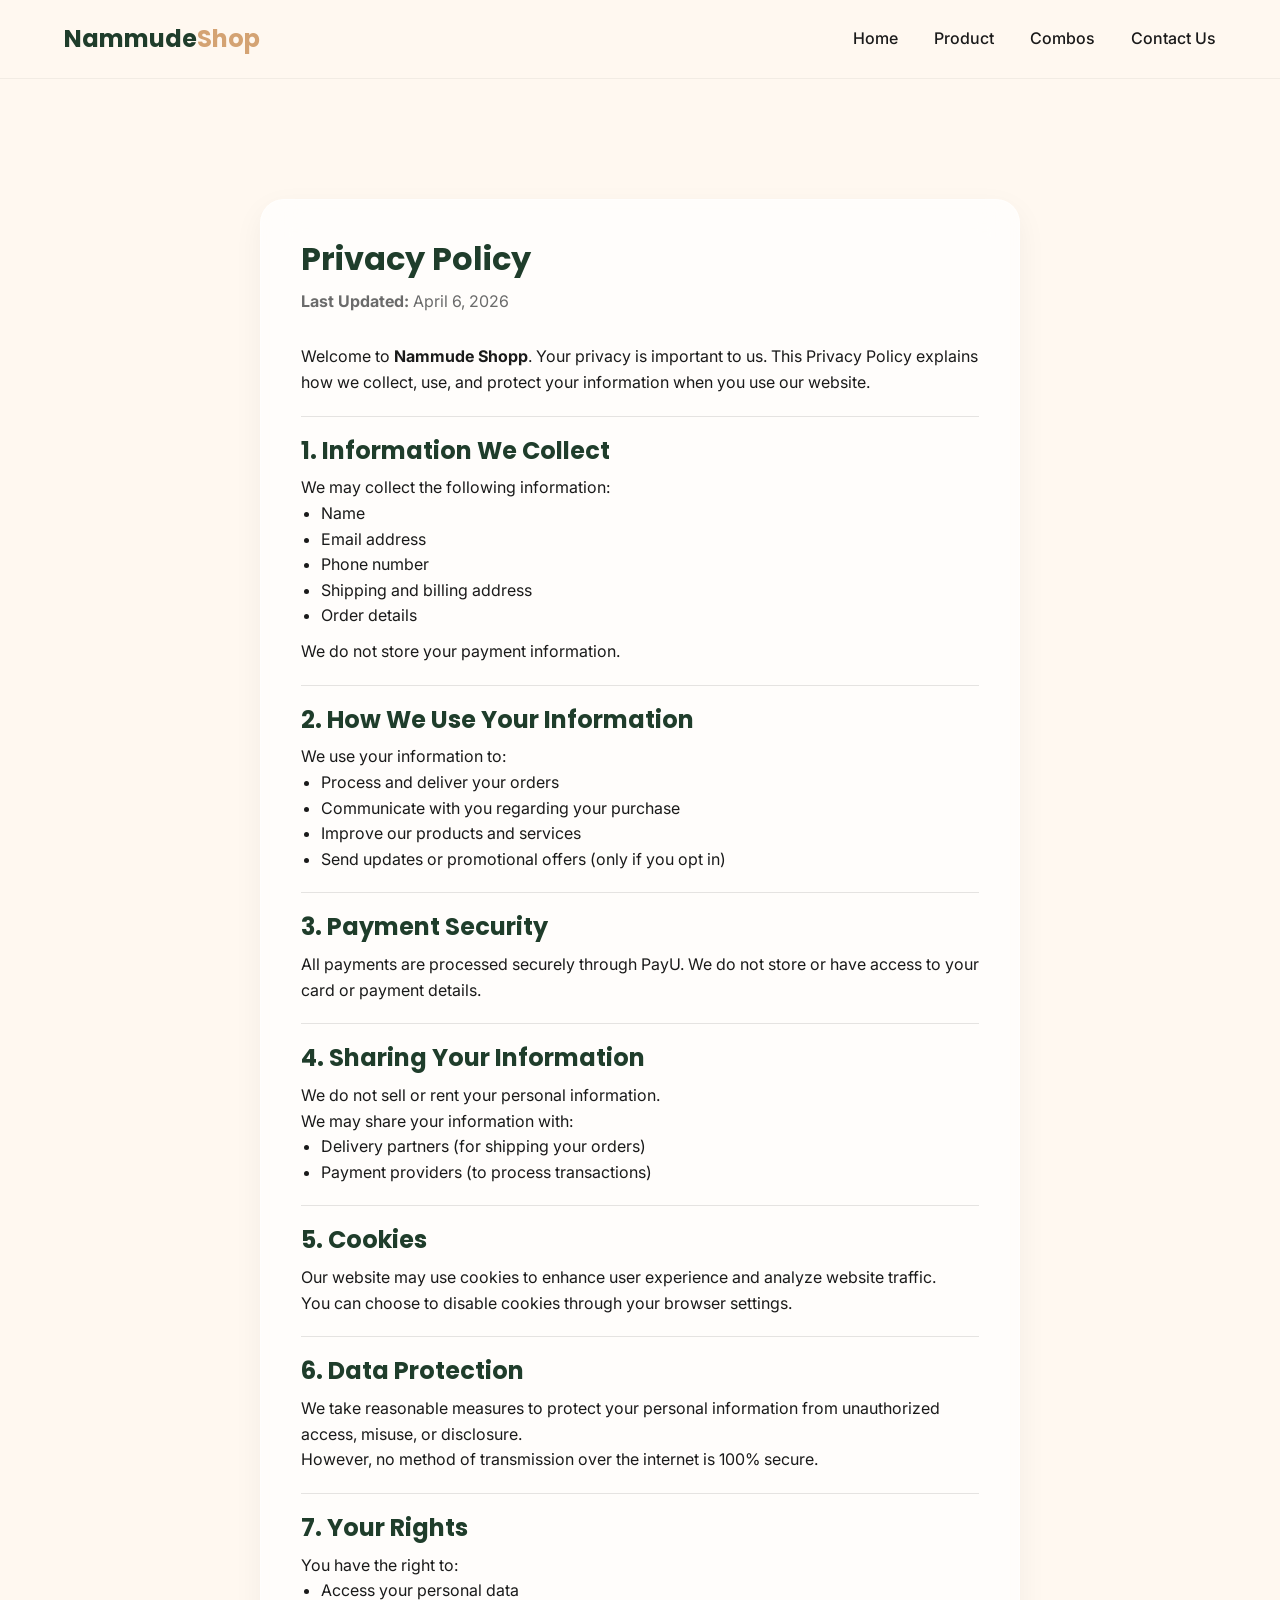
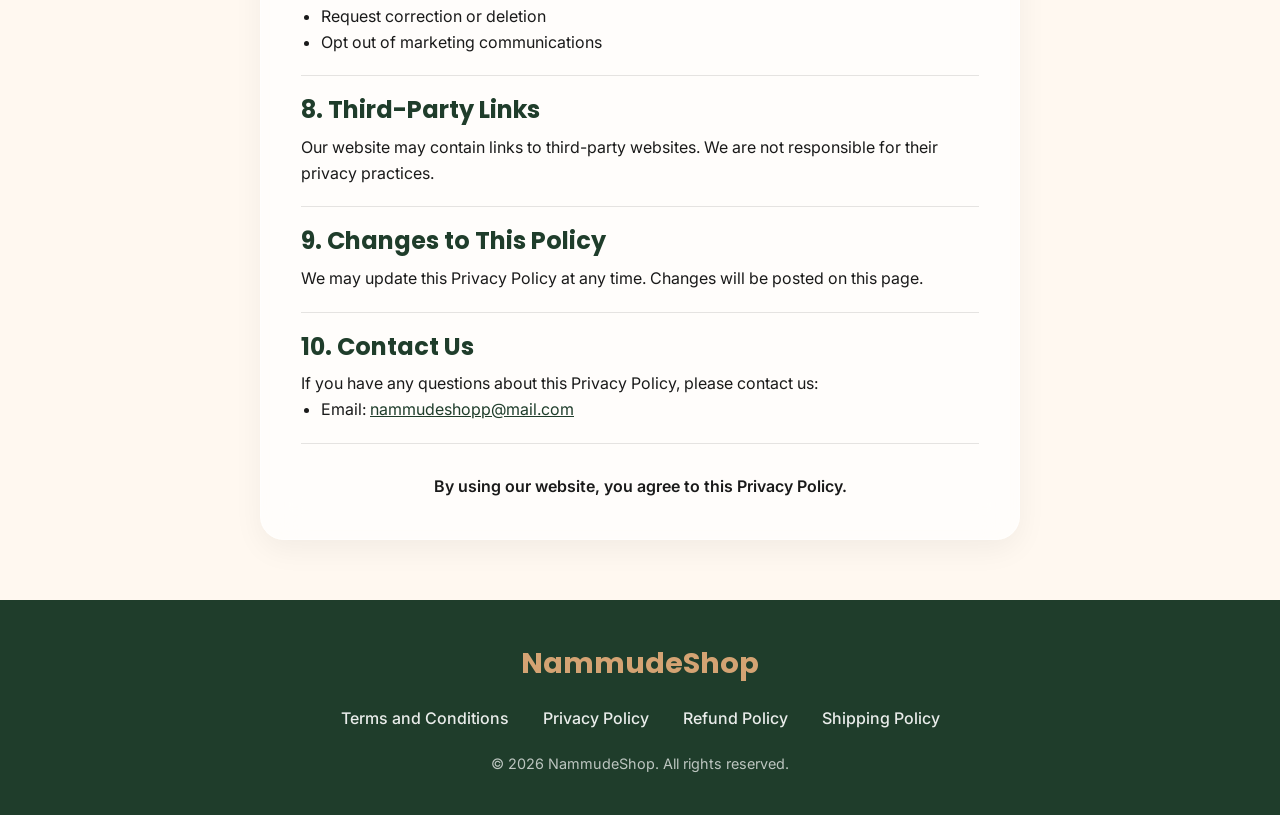
<file: privacy.html>
<!DOCTYPE html>
<html lang="en">
<head>
    <meta charset="UTF-8">
    <meta name="viewport" content="width=device-width, initial-scale=1.0">
    <title>Privacy Policy | NammudeShop</title>
    <link rel="preconnect" href="https://fonts.googleapis.com">
    <link rel="preconnect" href="https://fonts.gstatic.com" crossorigin>
    <link href="https://fonts.googleapis.com/css2?family=Inter:wght@400;500;600&family=Poppins:wght@600;700&display=swap" rel="stylesheet">
    <link rel="stylesheet" href="style.css">
</head>
<body style="background-color: var(--background);">
    <!-- Navbar -->
    <header class="navbar">
        <div class="logo"><a href="index.html">Nammude<span>Shop</span></a></div>
        <nav>
            <a href="index.html">Home</a>
            <a href="index.html#product">Product</a>
            <a href="index.html#pricing">Combos</a>
            <a href="index.html#contact">Contact Us</a>
        </nav>
    </header>

    <div class="container" style="padding-top: 120px; padding-bottom: 60px; max-width: 800px;">
        <div class="glass-panel" style="padding: 40px; text-align: left;">
            <h1 style="margin-bottom: 10px;">Privacy Policy</h1>
            <p style="color: var(--text-light); margin-bottom: 30px;"><strong>Last Updated:</strong> April 6, 2026</p>

            <p>Welcome to <strong>Nammude Shopp</strong>. Your privacy is important to us. This Privacy Policy explains how we collect, use, and protect your information when you use our website.</p>
            <hr style="margin: 20px 0; border: none; border-top: 1px solid rgba(0,0,0,0.1);">

            <h2 style="font-size: 1.5rem; margin-top: 20px; margin-bottom: 10px;">1. Information We Collect</h2>
            <p>We may collect the following information:</p>
            <ul style="margin-left: 20px; margin-bottom: 10px;">
                <li>Name</li>
                <li>Email address</li>
                <li>Phone number</li>
                <li>Shipping and billing address</li>
                <li>Order details</li>
            </ul>
            <p>We do not store your payment information.</p>
            <hr style="margin: 20px 0; border: none; border-top: 1px solid rgba(0,0,0,0.1);">

            <h2 style="font-size: 1.5rem; margin-top: 20px; margin-bottom: 10px;">2. How We Use Your Information</h2>
            <p>We use your information to:</p>
            <ul style="margin-left: 20px; margin-bottom: 10px;">
                <li>Process and deliver your orders</li>
                <li>Communicate with you regarding your purchase</li>
                <li>Improve our products and services</li>
                <li>Send updates or promotional offers (only if you opt in)</li>
            </ul>
            <hr style="margin: 20px 0; border: none; border-top: 1px solid rgba(0,0,0,0.1);">

            <h2 style="font-size: 1.5rem; margin-top: 20px; margin-bottom: 10px;">3. Payment Security</h2>
            <p>All payments are processed securely through PayU. We do not store or have access to your card or payment details.</p>
            <hr style="margin: 20px 0; border: none; border-top: 1px solid rgba(0,0,0,0.1);">

            <h2 style="font-size: 1.5rem; margin-top: 20px; margin-bottom: 10px;">4. Sharing Your Information</h2>
            <p>We do not sell or rent your personal information.</p>
            <p>We may share your information with:</p>
            <ul style="margin-left: 20px; margin-bottom: 10px;">
                <li>Delivery partners (for shipping your orders)</li>
                <li>Payment providers (to process transactions)</li>
            </ul>
            <hr style="margin: 20px 0; border: none; border-top: 1px solid rgba(0,0,0,0.1);">

            <h2 style="font-size: 1.5rem; margin-top: 20px; margin-bottom: 10px;">5. Cookies</h2>
            <p>Our website may use cookies to enhance user experience and analyze website traffic.</p>
            <p>You can choose to disable cookies through your browser settings.</p>
            <hr style="margin: 20px 0; border: none; border-top: 1px solid rgba(0,0,0,0.1);">

            <h2 style="font-size: 1.5rem; margin-top: 20px; margin-bottom: 10px;">6. Data Protection</h2>
            <p>We take reasonable measures to protect your personal information from unauthorized access, misuse, or disclosure.</p>
            <p>However, no method of transmission over the internet is 100% secure.</p>
            <hr style="margin: 20px 0; border: none; border-top: 1px solid rgba(0,0,0,0.1);">

            <h2 style="font-size: 1.5rem; margin-top: 20px; margin-bottom: 10px;">7. Your Rights</h2>
            <p>You have the right to:</p>
            <ul style="margin-left: 20px; margin-bottom: 10px;">
                <li>Access your personal data</li>
                <li>Request correction or deletion</li>
                <li>Opt out of marketing communications</li>
            </ul>
            <hr style="margin: 20px 0; border: none; border-top: 1px solid rgba(0,0,0,0.1);">

            <h2 style="font-size: 1.5rem; margin-top: 20px; margin-bottom: 10px;">8. Third-Party Links</h2>
            <p>Our website may contain links to third-party websites. We are not responsible for their privacy practices.</p>
            <hr style="margin: 20px 0; border: none; border-top: 1px solid rgba(0,0,0,0.1);">

            <h2 style="font-size: 1.5rem; margin-top: 20px; margin-bottom: 10px;">9. Changes to This Policy</h2>
            <p>We may update this Privacy Policy at any time. Changes will be posted on this page.</p>
            <hr style="margin: 20px 0; border: none; border-top: 1px solid rgba(0,0,0,0.1);">

            <h2 style="font-size: 1.5rem; margin-top: 20px; margin-bottom: 10px;">10. Contact Us</h2>
            <p>If you have any questions about this Privacy Policy, please contact us:</p>
            <ul style="margin-left: 20px; margin-bottom: 10px;">
                <li>Email: <a href="mailto:nammudeshopp@mail.com" style="color: var(--primary); text-decoration: underline;">nammudeshopp@mail.com</a></li>
            </ul>
            <hr style="margin: 20px 0; border: none; border-top: 1px solid rgba(0,0,0,0.1);">

            <p style="font-weight: 600; text-align: center; margin-top: 30px;">By using our website, you agree to this Privacy Policy.</p>
        </div>
    </div>

    <!-- Footer -->
    <footer style="background-color: var(--primary); color: var(--white); padding: 40px 0; text-align: center;">
        <div class="container footer-content">
            <div class="footer-brand" style="font-family: var(--font-heading); font-size: 1.8rem; font-weight: 700; margin-bottom: 10px; color: var(--accent);">NammudeShop</div>
            <div class="footer-links" style="margin: 20px 0;">
                <a href="terms.html" style="margin: 0 15px; color: rgba(255,255,255,0.9); font-weight: 500; transition: color 0.3s;" onmouseover="this.style.color='var(--accent)'" onmouseout="this.style.color='rgba(255,255,255,0.9)'">Terms and Conditions</a>
                <a href="privacy.html" style="margin: 0 15px; color: rgba(255,255,255,0.9); font-weight: 500; transition: color 0.3s;" onmouseover="this.style.color='var(--accent)'" onmouseout="this.style.color='rgba(255,255,255,0.9)'">Privacy Policy</a>
                <a href="refund.html" style="margin: 0 15px; color: rgba(255,255,255,0.9); font-weight: 500; transition: color 0.3s;" onmouseover="this.style.color='var(--accent)'" onmouseout="this.style.color='rgba(255,255,255,0.9)'">Refund Policy</a>
                <a href="shipping.html" style="margin: 0 15px; color: rgba(255,255,255,0.9); font-weight: 500; transition: color 0.3s;" onmouseover="this.style.color='var(--accent)'" onmouseout="this.style.color='rgba(255,255,255,0.9)'">Shipping Policy</a>
            </div>
            <p style="color: rgba(255,255,255,0.7); font-size: 0.9rem;">© 2026 NammudeShop. All rights reserved.</p>
        </div>
    </footer>
</body>
</html>
</file>
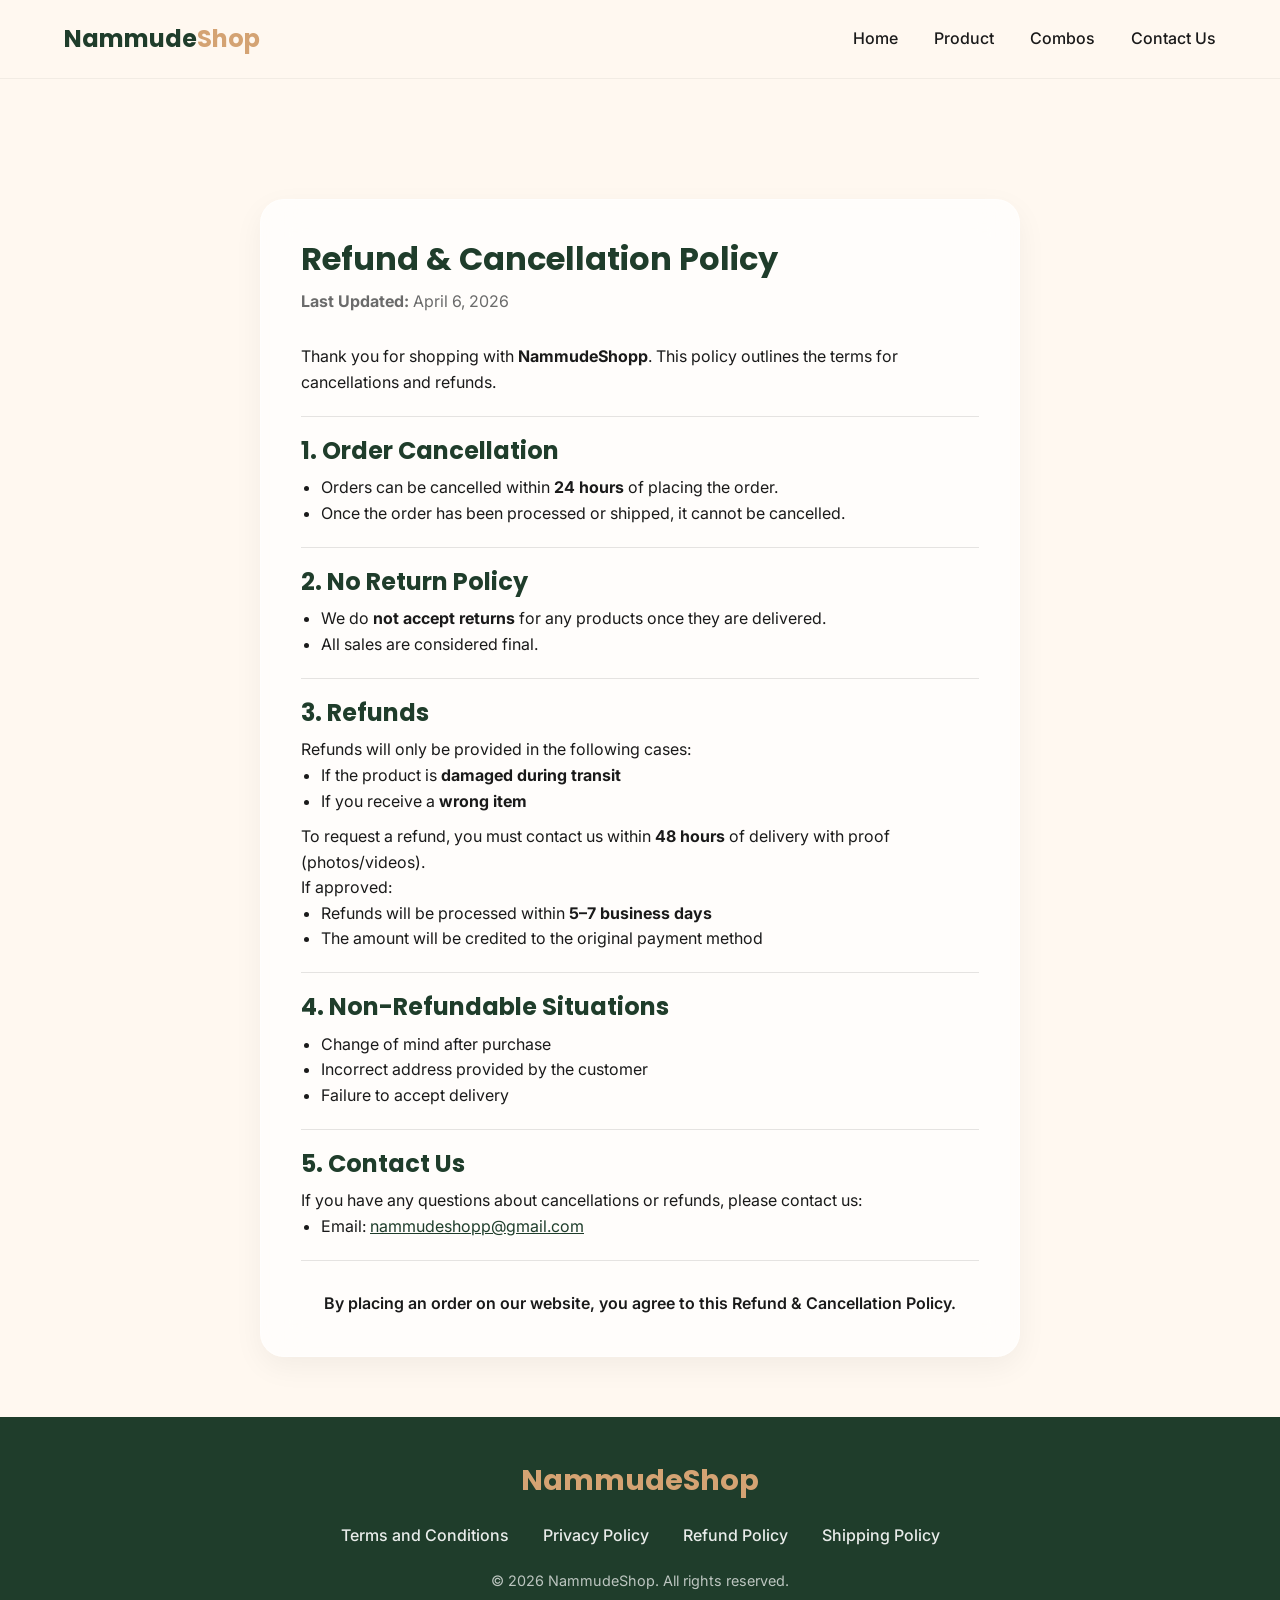
<file: refund.html>
<!DOCTYPE html>
<html lang="en">
<head>
    <meta charset="UTF-8">
    <meta name="viewport" content="width=device-width, initial-scale=1.0">
    <title>Refund & Cancellation Policy | NammudeShop</title>
    <link rel="preconnect" href="https://fonts.googleapis.com">
    <link rel="preconnect" href="https://fonts.gstatic.com" crossorigin>
    <link href="https://fonts.googleapis.com/css2?family=Inter:wght@400;500;600&family=Poppins:wght@600;700&display=swap" rel="stylesheet">
    <link rel="stylesheet" href="style.css">
</head>
<body style="background-color: var(--background);">
    <!-- Navbar -->
    <header class="navbar">
        <div class="logo"><a href="index.html">Nammude<span>Shop</span></a></div>
        <nav>
            <a href="index.html">Home</a>
            <a href="index.html#product">Product</a>
            <a href="index.html#pricing">Combos</a>
            <a href="index.html#contact">Contact Us</a>
        </nav>
    </header>

    <div class="container" style="padding-top: 120px; padding-bottom: 60px; max-width: 800px;">
        <div class="glass-panel" style="padding: 40px; text-align: left;">
            <h1 style="margin-bottom: 10px;">Refund & Cancellation Policy</h1>
            <p style="color: var(--text-light); margin-bottom: 30px;"><strong>Last Updated:</strong> April 6, 2026</p>

            <p>Thank you for shopping with <strong>NammudeShopp</strong>. This policy outlines the terms for cancellations and refunds.</p>
            <hr style="margin: 20px 0; border: none; border-top: 1px solid rgba(0,0,0,0.1);">

            <h2 style="font-size: 1.5rem; margin-top: 20px; margin-bottom: 10px;">1. Order Cancellation</h2>
            <ul style="margin-left: 20px; margin-bottom: 10px;">
                <li>Orders can be cancelled within <strong>24 hours</strong> of placing the order.</li>
                <li>Once the order has been processed or shipped, it cannot be cancelled.</li>
            </ul>
            <hr style="margin: 20px 0; border: none; border-top: 1px solid rgba(0,0,0,0.1);">

            <h2 style="font-size: 1.5rem; margin-top: 20px; margin-bottom: 10px;">2. No Return Policy</h2>
            <ul style="margin-left: 20px; margin-bottom: 10px;">
                <li>We do <strong>not accept returns</strong> for any products once they are delivered.</li>
                <li>All sales are considered final.</li>
            </ul>
            <hr style="margin: 20px 0; border: none; border-top: 1px solid rgba(0,0,0,0.1);">

            <h2 style="font-size: 1.5rem; margin-top: 20px; margin-bottom: 10px;">3. Refunds</h2>
            <p>Refunds will only be provided in the following cases:</p>
            <ul style="margin-left: 20px; margin-bottom: 10px;">
                <li>If the product is <strong>damaged during transit</strong></li>
                <li>If you receive a <strong>wrong item</strong></li>
            </ul>
            <p>To request a refund, you must contact us within <strong>48 hours</strong> of delivery with proof (photos/videos).</p>
            <p>If approved:</p>
            <ul style="margin-left: 20px; margin-bottom: 10px;">
                <li>Refunds will be processed within <strong>5–7 business days</strong></li>
                <li>The amount will be credited to the original payment method</li>
            </ul>
            <hr style="margin: 20px 0; border: none; border-top: 1px solid rgba(0,0,0,0.1);">

            <h2 style="font-size: 1.5rem; margin-top: 20px; margin-bottom: 10px;">4. Non-Refundable Situations</h2>
            <ul style="margin-left: 20px; margin-bottom: 10px;">
                <li>Change of mind after purchase</li>
                <li>Incorrect address provided by the customer</li>
                <li>Failure to accept delivery</li>
            </ul>
            <hr style="margin: 20px 0; border: none; border-top: 1px solid rgba(0,0,0,0.1);">

            <h2 style="font-size: 1.5rem; margin-top: 20px; margin-bottom: 10px;">5. Contact Us</h2>
            <p>If you have any questions about cancellations or refunds, please contact us:</p>
            <ul style="margin-left: 20px; margin-bottom: 10px;">
                <li>Email: <a href="mailto:nammudeshopp@gmail.com" style="color: var(--primary); text-decoration: underline;">nammudeshopp@gmail.com</a></li>
            </ul>
            <hr style="margin: 20px 0; border: none; border-top: 1px solid rgba(0,0,0,0.1);">

            <p style="font-weight: 600; text-align: center; margin-top: 30px;">By placing an order on our website, you agree to this Refund & Cancellation Policy.</p>
        </div>
    </div>

    <!-- Footer -->
    <footer style="background-color: var(--primary); color: var(--white); padding: 40px 0; text-align: center;">
        <div class="container footer-content">
            <div class="footer-brand" style="font-family: var(--font-heading); font-size: 1.8rem; font-weight: 700; margin-bottom: 10px; color: var(--accent);">NammudeShop</div>
            <div class="footer-links" style="margin: 20px 0;">
                <a href="terms.html" style="margin: 0 15px; color: rgba(255,255,255,0.9); font-weight: 500; transition: color 0.3s;" onmouseover="this.style.color='var(--accent)'" onmouseout="this.style.color='rgba(255,255,255,0.9)'">Terms and Conditions</a>
                <a href="privacy.html" style="margin: 0 15px; color: rgba(255,255,255,0.9); font-weight: 500; transition: color 0.3s;" onmouseover="this.style.color='var(--accent)'" onmouseout="this.style.color='rgba(255,255,255,0.9)'">Privacy Policy</a>
                <a href="refund.html" style="margin: 0 15px; color: rgba(255,255,255,0.9); font-weight: 500; transition: color 0.3s;" onmouseover="this.style.color='var(--accent)'" onmouseout="this.style.color='rgba(255,255,255,0.9)'">Refund Policy</a>
                <a href="shipping.html" style="margin: 0 15px; color: rgba(255,255,255,0.9); font-weight: 500; transition: color 0.3s;" onmouseover="this.style.color='var(--accent)'" onmouseout="this.style.color='rgba(255,255,255,0.9)'">Shipping Policy</a>
            </div>
            <p style="color: rgba(255,255,255,0.7); font-size: 0.9rem;">© 2026 NammudeShop. All rights reserved.</p>
        </div>
    </footer>
</body>
</html>
</file>
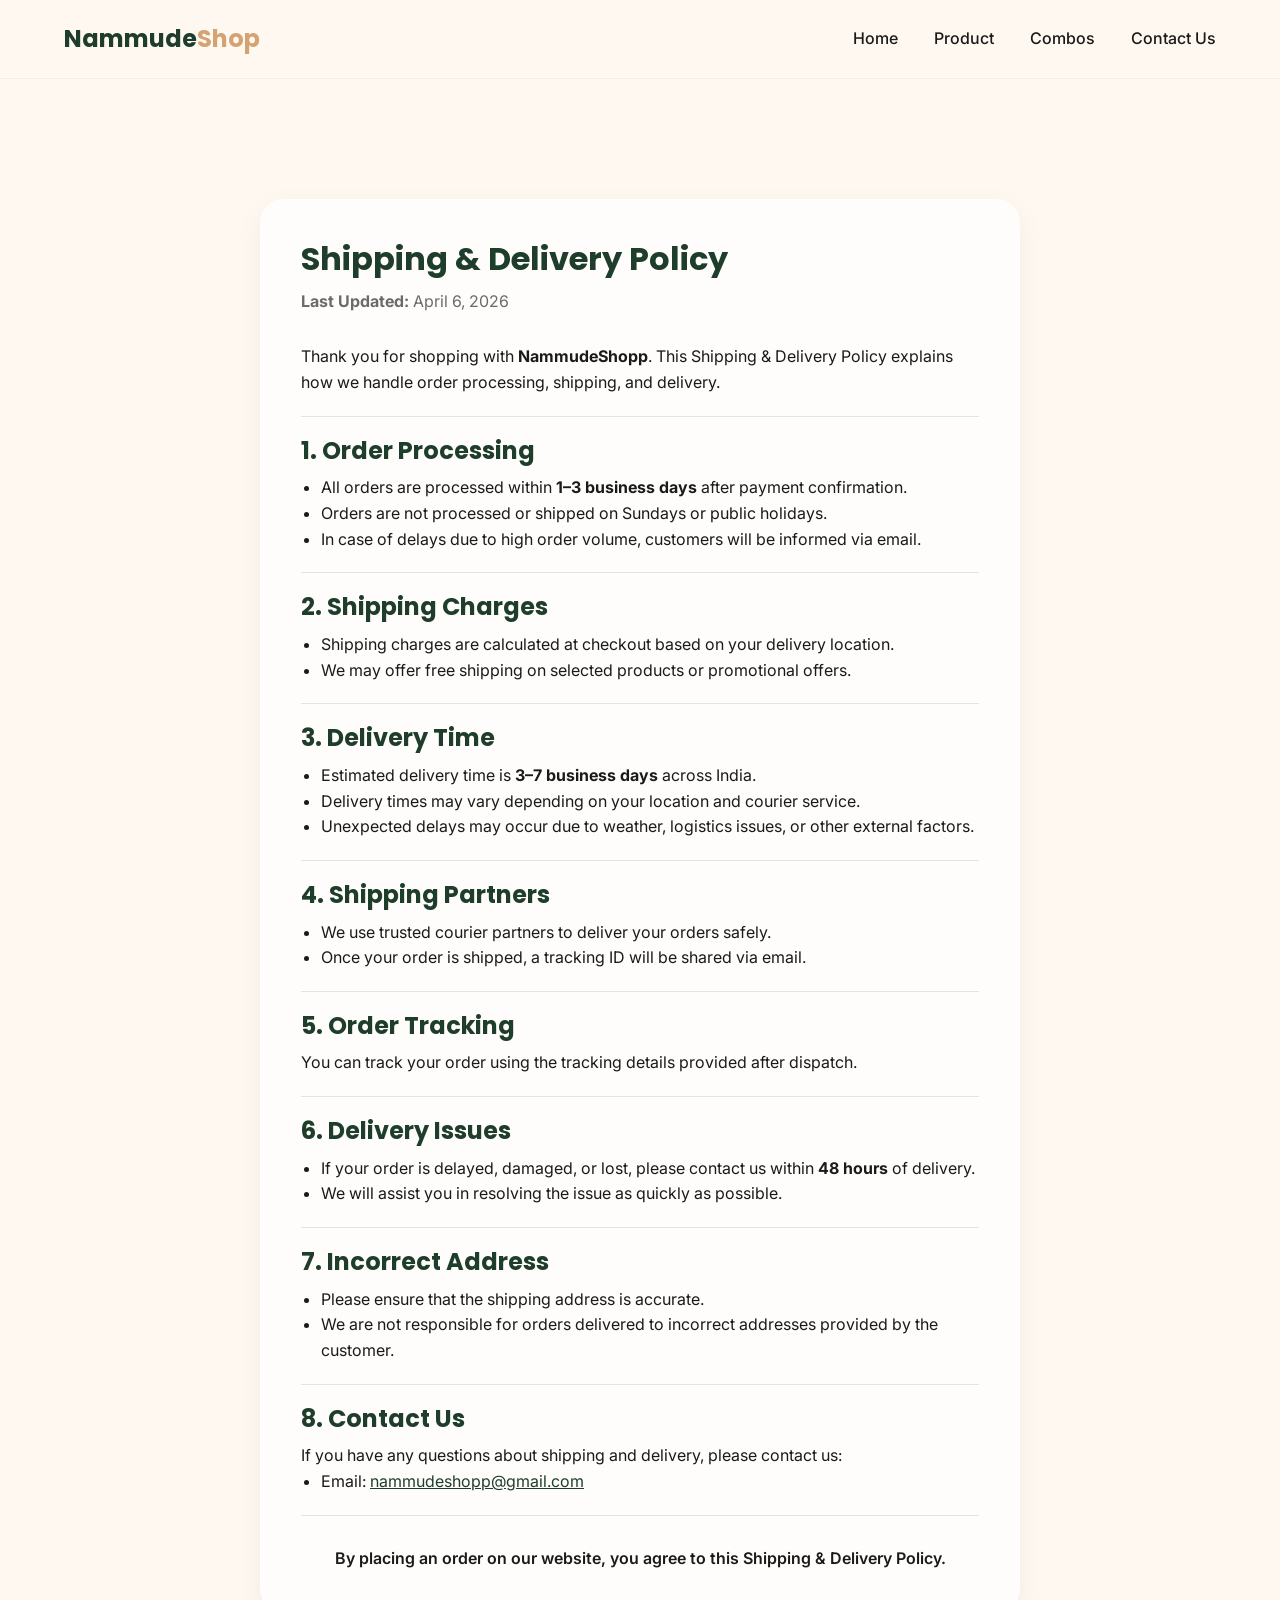
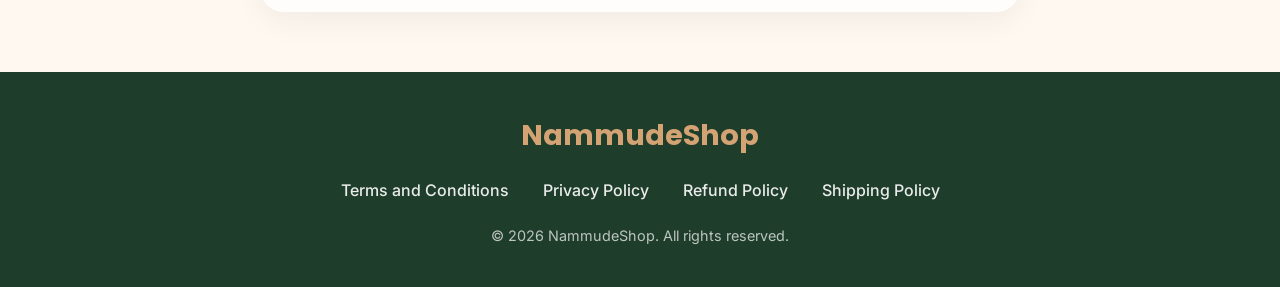
<file: shipping.html>
<!DOCTYPE html>
<html lang="en">
<head>
    <meta charset="UTF-8">
    <meta name="viewport" content="width=device-width, initial-scale=1.0">
    <title>Shipping & Delivery Policy | NammudeShop</title>
    <link rel="preconnect" href="https://fonts.googleapis.com">
    <link rel="preconnect" href="https://fonts.gstatic.com" crossorigin>
    <link href="https://fonts.googleapis.com/css2?family=Inter:wght@400;500;600&family=Poppins:wght@600;700&display=swap" rel="stylesheet">
    <link rel="stylesheet" href="style.css">
</head>
<body style="background-color: var(--background);">
    <!-- Navbar -->
    <header class="navbar">
        <div class="logo"><a href="index.html">Nammude<span>Shop</span></a></div>
        <nav>
            <a href="index.html">Home</a>
            <a href="index.html#product">Product</a>
            <a href="index.html#pricing">Combos</a>
            <a href="index.html#contact">Contact Us</a>
        </nav>
    </header>

    <div class="container" style="padding-top: 120px; padding-bottom: 60px; max-width: 800px;">
        <div class="glass-panel" style="padding: 40px; text-align: left;">
            <h1 style="margin-bottom: 10px;">Shipping & Delivery Policy</h1>
            <p style="color: var(--text-light); margin-bottom: 30px;"><strong>Last Updated:</strong> April 6, 2026</p>

            <p>Thank you for shopping with <strong>NammudeShopp</strong>. This Shipping & Delivery Policy explains how we handle order processing, shipping, and delivery.</p>
            <hr style="margin: 20px 0; border: none; border-top: 1px solid rgba(0,0,0,0.1);">

            <h2 style="font-size: 1.5rem; margin-top: 20px; margin-bottom: 10px;">1. Order Processing</h2>
            <ul style="margin-left: 20px; margin-bottom: 10px;">
                <li>All orders are processed within <strong>1–3 business days</strong> after payment confirmation.</li>
                <li>Orders are not processed or shipped on Sundays or public holidays.</li>
                <li>In case of delays due to high order volume, customers will be informed via email.</li>
            </ul>
            <hr style="margin: 20px 0; border: none; border-top: 1px solid rgba(0,0,0,0.1);">

            <h2 style="font-size: 1.5rem; margin-top: 20px; margin-bottom: 10px;">2. Shipping Charges</h2>
            <ul style="margin-left: 20px; margin-bottom: 10px;">
                <li>Shipping charges are calculated at checkout based on your delivery location.</li>
                <li>We may offer free shipping on selected products or promotional offers.</li>
            </ul>
            <hr style="margin: 20px 0; border: none; border-top: 1px solid rgba(0,0,0,0.1);">

            <h2 style="font-size: 1.5rem; margin-top: 20px; margin-bottom: 10px;">3. Delivery Time</h2>
            <ul style="margin-left: 20px; margin-bottom: 10px;">
                <li>Estimated delivery time is <strong>3–7 business days</strong> across India.</li>
                <li>Delivery times may vary depending on your location and courier service.</li>
                <li>Unexpected delays may occur due to weather, logistics issues, or other external factors.</li>
            </ul>
            <hr style="margin: 20px 0; border: none; border-top: 1px solid rgba(0,0,0,0.1);">

            <h2 style="font-size: 1.5rem; margin-top: 20px; margin-bottom: 10px;">4. Shipping Partners</h2>
            <ul style="margin-left: 20px; margin-bottom: 10px;">
                <li>We use trusted courier partners to deliver your orders safely.</li>
                <li>Once your order is shipped, a tracking ID will be shared via email.</li>
            </ul>
            <hr style="margin: 20px 0; border: none; border-top: 1px solid rgba(0,0,0,0.1);">

            <h2 style="font-size: 1.5rem; margin-top: 20px; margin-bottom: 10px;">5. Order Tracking</h2>
            <p>You can track your order using the tracking details provided after dispatch.</p>
            <hr style="margin: 20px 0; border: none; border-top: 1px solid rgba(0,0,0,0.1);">

            <h2 style="font-size: 1.5rem; margin-top: 20px; margin-bottom: 10px;">6. Delivery Issues</h2>
            <ul style="margin-left: 20px; margin-bottom: 10px;">
                <li>If your order is delayed, damaged, or lost, please contact us within <strong>48 hours</strong> of delivery.</li>
                <li>We will assist you in resolving the issue as quickly as possible.</li>
            </ul>
            <hr style="margin: 20px 0; border: none; border-top: 1px solid rgba(0,0,0,0.1);">

            <h2 style="font-size: 1.5rem; margin-top: 20px; margin-bottom: 10px;">7. Incorrect Address</h2>
            <ul style="margin-left: 20px; margin-bottom: 10px;">
                <li>Please ensure that the shipping address is accurate.</li>
                <li>We are not responsible for orders delivered to incorrect addresses provided by the customer.</li>
            </ul>
            <hr style="margin: 20px 0; border: none; border-top: 1px solid rgba(0,0,0,0.1);">

            <h2 style="font-size: 1.5rem; margin-top: 20px; margin-bottom: 10px;">8. Contact Us</h2>
            <p>If you have any questions about shipping and delivery, please contact us:</p>
            <ul style="margin-left: 20px; margin-bottom: 10px;">
                <li>Email: <a href="mailto:nammudeshopp@gmail.com" style="color: var(--primary); text-decoration: underline;">nammudeshopp@gmail.com</a></li>
            </ul>
            <hr style="margin: 20px 0; border: none; border-top: 1px solid rgba(0,0,0,0.1);">

            <p style="font-weight: 600; text-align: center; margin-top: 30px;">By placing an order on our website, you agree to this Shipping & Delivery Policy.</p>
        </div>
    </div>

    <!-- Footer -->
    <footer style="background-color: var(--primary); color: var(--white); padding: 40px 0; text-align: center;">
        <div class="container footer-content">
            <div class="footer-brand" style="font-family: var(--font-heading); font-size: 1.8rem; font-weight: 700; margin-bottom: 10px; color: var(--accent);">NammudeShop</div>
            <div class="footer-links" style="margin: 20px 0;">
                <a href="terms.html" style="margin: 0 15px; color: rgba(255,255,255,0.9); font-weight: 500; transition: color 0.3s;" onmouseover="this.style.color='var(--accent)'" onmouseout="this.style.color='rgba(255,255,255,0.9)'">Terms and Conditions</a>
                <a href="privacy.html" style="margin: 0 15px; color: rgba(255,255,255,0.9); font-weight: 500; transition: color 0.3s;" onmouseover="this.style.color='var(--accent)'" onmouseout="this.style.color='rgba(255,255,255,0.9)'">Privacy Policy</a>
                <a href="refund.html" style="margin: 0 15px; color: rgba(255,255,255,0.9); font-weight: 500; transition: color 0.3s;" onmouseover="this.style.color='var(--accent)'" onmouseout="this.style.color='rgba(255,255,255,0.9)'">Refund Policy</a>
                <a href="shipping.html" style="margin: 0 15px; color: rgba(255,255,255,0.9); font-weight: 500; transition: color 0.3s;" onmouseover="this.style.color='var(--accent)'" onmouseout="this.style.color='rgba(255,255,255,0.9)'">Shipping Policy</a>
            </div>
            <p style="color: rgba(255,255,255,0.7); font-size: 0.9rem;">© 2026 NammudeShop. All rights reserved.</p>
        </div>
    </footer>
</body>
</html>
</file>
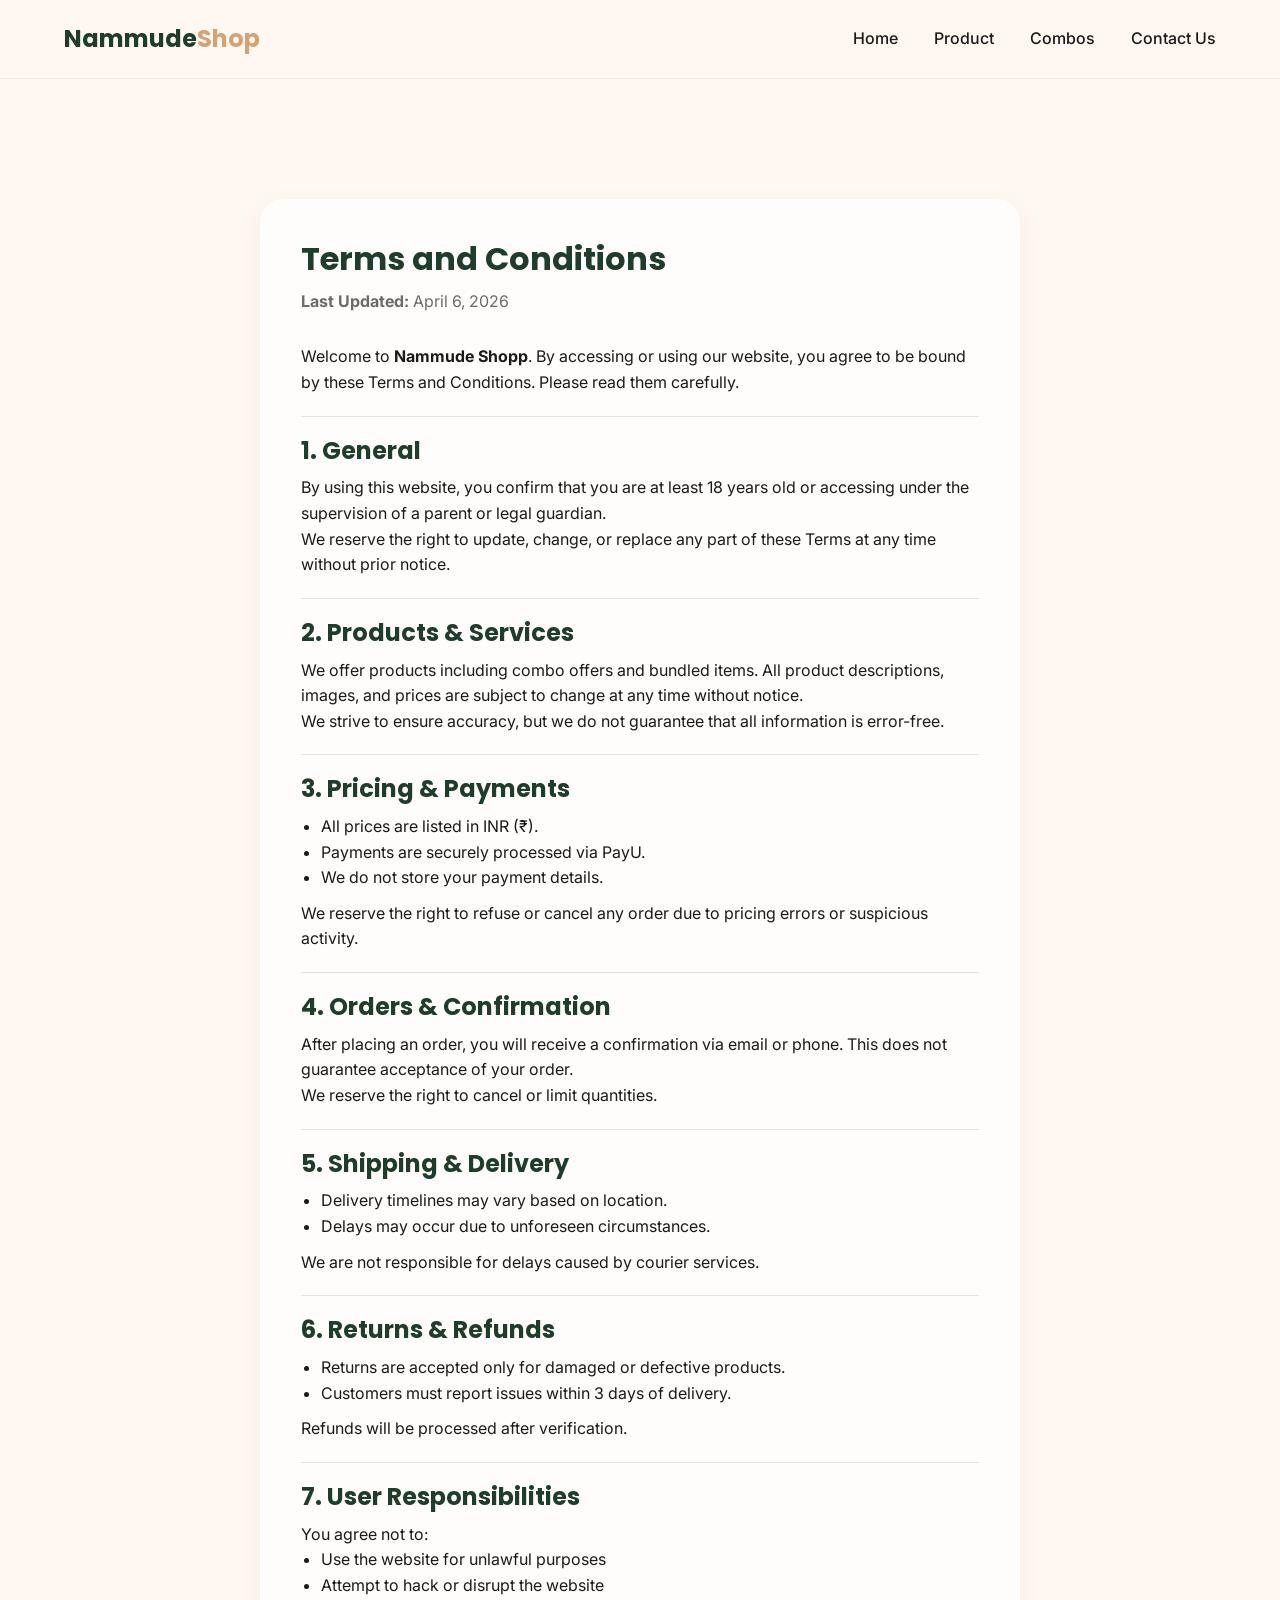
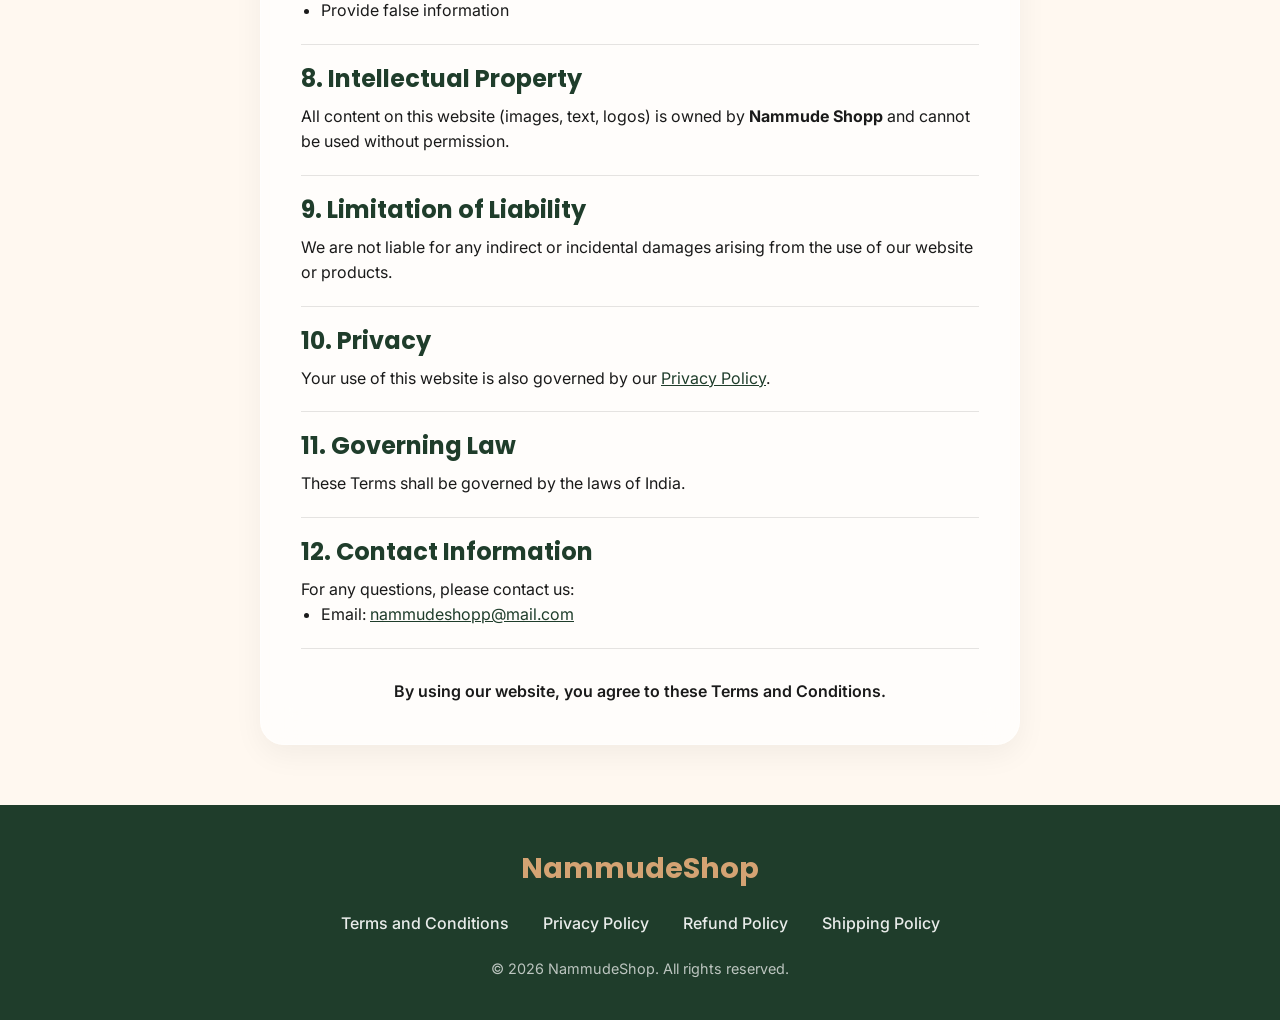
<file: terms.html>
<!DOCTYPE html>
<html lang="en">
<head>
    <meta charset="UTF-8">
    <meta name="viewport" content="width=device-width, initial-scale=1.0">
    <title>Terms and Conditions | NammudeShop</title>
    <link rel="preconnect" href="https://fonts.googleapis.com">
    <link rel="preconnect" href="https://fonts.gstatic.com" crossorigin>
    <link href="https://fonts.googleapis.com/css2?family=Inter:wght@400;500;600&family=Poppins:wght@600;700&display=swap" rel="stylesheet">
    <link rel="stylesheet" href="style.css">
</head>
<body style="background-color: var(--background);">
    <!-- Navbar -->
    <header class="navbar">
        <div class="logo"><a href="index.html">Nammude<span>Shop</span></a></div>
        <nav>
            <a href="index.html">Home</a>
            <a href="index.html#product">Product</a>
            <a href="index.html#pricing">Combos</a>
            <a href="index.html#contact">Contact Us</a>
        </nav>
    </header>

    <div class="container" style="padding-top: 120px; padding-bottom: 60px; max-width: 800px;">
        <div class="glass-panel" style="padding: 40px; text-align: left;">
            <h1 style="margin-bottom: 10px;">Terms and Conditions</h1>
            <p style="color: var(--text-light); margin-bottom: 30px;"><strong>Last Updated:</strong> April 6, 2026</p>

            <p>Welcome to <strong>Nammude Shopp</strong>. By accessing or using our website, you agree to be bound by these Terms and Conditions. Please read them carefully.</p>
            <hr style="margin: 20px 0; border: none; border-top: 1px solid rgba(0,0,0,0.1);">

            <h2 style="font-size: 1.5rem; margin-top: 20px; margin-bottom: 10px;">1. General</h2>
            <p>By using this website, you confirm that you are at least 18 years old or accessing under the supervision of a parent or legal guardian.</p>
            <p>We reserve the right to update, change, or replace any part of these Terms at any time without prior notice.</p>
            <hr style="margin: 20px 0; border: none; border-top: 1px solid rgba(0,0,0,0.1);">

            <h2 style="font-size: 1.5rem; margin-top: 20px; margin-bottom: 10px;">2. Products & Services</h2>
            <p>We offer products including combo offers and bundled items. All product descriptions, images, and prices are subject to change at any time without notice.</p>
            <p>We strive to ensure accuracy, but we do not guarantee that all information is error-free.</p>
            <hr style="margin: 20px 0; border: none; border-top: 1px solid rgba(0,0,0,0.1);">

            <h2 style="font-size: 1.5rem; margin-top: 20px; margin-bottom: 10px;">3. Pricing & Payments</h2>
            <ul style="margin-left: 20px; margin-bottom: 10px;">
                <li>All prices are listed in INR (₹).</li>
                <li>Payments are securely processed via PayU.</li>
                <li>We do not store your payment details.</li>
            </ul>
            <p>We reserve the right to refuse or cancel any order due to pricing errors or suspicious activity.</p>
            <hr style="margin: 20px 0; border: none; border-top: 1px solid rgba(0,0,0,0.1);">

            <h2 style="font-size: 1.5rem; margin-top: 20px; margin-bottom: 10px;">4. Orders & Confirmation</h2>
            <p>After placing an order, you will receive a confirmation via email or phone. This does not guarantee acceptance of your order.</p>
            <p>We reserve the right to cancel or limit quantities.</p>
            <hr style="margin: 20px 0; border: none; border-top: 1px solid rgba(0,0,0,0.1);">

            <h2 style="font-size: 1.5rem; margin-top: 20px; margin-bottom: 10px;">5. Shipping & Delivery</h2>
            <ul style="margin-left: 20px; margin-bottom: 10px;">
                <li>Delivery timelines may vary based on location.</li>
                <li>Delays may occur due to unforeseen circumstances.</li>
            </ul>
            <p>We are not responsible for delays caused by courier services.</p>
            <hr style="margin: 20px 0; border: none; border-top: 1px solid rgba(0,0,0,0.1);">

            <h2 style="font-size: 1.5rem; margin-top: 20px; margin-bottom: 10px;">6. Returns & Refunds</h2>
            <ul style="margin-left: 20px; margin-bottom: 10px;">
                <li>Returns are accepted only for damaged or defective products.</li>
                <li>Customers must report issues within 3 days of delivery.</li>
            </ul>
            <p>Refunds will be processed after verification.</p>
            <hr style="margin: 20px 0; border: none; border-top: 1px solid rgba(0,0,0,0.1);">

            <h2 style="font-size: 1.5rem; margin-top: 20px; margin-bottom: 10px;">7. User Responsibilities</h2>
            <p>You agree not to:</p>
            <ul style="margin-left: 20px; margin-bottom: 10px;">
                <li>Use the website for unlawful purposes</li>
                <li>Attempt to hack or disrupt the website</li>
                <li>Provide false information</li>
            </ul>
            <hr style="margin: 20px 0; border: none; border-top: 1px solid rgba(0,0,0,0.1);">

            <h2 style="font-size: 1.5rem; margin-top: 20px; margin-bottom: 10px;">8. Intellectual Property</h2>
            <p>All content on this website (images, text, logos) is owned by <strong>Nammude Shopp</strong> and cannot be used without permission.</p>
            <hr style="margin: 20px 0; border: none; border-top: 1px solid rgba(0,0,0,0.1);">

            <h2 style="font-size: 1.5rem; margin-top: 20px; margin-bottom: 10px;">9. Limitation of Liability</h2>
            <p>We are not liable for any indirect or incidental damages arising from the use of our website or products.</p>
            <hr style="margin: 20px 0; border: none; border-top: 1px solid rgba(0,0,0,0.1);">

            <h2 style="font-size: 1.5rem; margin-top: 20px; margin-bottom: 10px;">10. Privacy</h2>
            <p>Your use of this website is also governed by our <a href="privacy.html" style="color: var(--primary); text-decoration: underline;">Privacy Policy</a>.</p>
            <hr style="margin: 20px 0; border: none; border-top: 1px solid rgba(0,0,0,0.1);">

            <h2 style="font-size: 1.5rem; margin-top: 20px; margin-bottom: 10px;">11. Governing Law</h2>
            <p>These Terms shall be governed by the laws of India.</p>
            <hr style="margin: 20px 0; border: none; border-top: 1px solid rgba(0,0,0,0.1);">

            <h2 style="font-size: 1.5rem; margin-top: 20px; margin-bottom: 10px;">12. Contact Information</h2>
            <p>For any questions, please contact us:</p>
            <ul style="margin-left: 20px; margin-bottom: 10px;">
                <li>Email: <a href="mailto:nammudeshopp@mail.com" style="color: var(--primary); text-decoration: underline;">nammudeshopp@mail.com</a></li>
            </ul>
            <hr style="margin: 20px 0; border: none; border-top: 1px solid rgba(0,0,0,0.1);">

            <p style="font-weight: 600; text-align: center; margin-top: 30px;">By using our website, you agree to these Terms and Conditions.</p>
        </div>
    </div>

    <!-- Footer -->
    <footer style="background-color: var(--primary); color: var(--white); padding: 40px 0; text-align: center;">
        <div class="container footer-content">
            <div class="footer-brand" style="font-family: var(--font-heading); font-size: 1.8rem; font-weight: 700; margin-bottom: 10px; color: var(--accent);">NammudeShop</div>
            <div class="footer-links" style="margin: 20px 0;">
                <a href="terms.html" style="margin: 0 15px; color: rgba(255,255,255,0.9); font-weight: 500; transition: color 0.3s;" onmouseover="this.style.color='var(--accent)'" onmouseout="this.style.color='rgba(255,255,255,0.9)'">Terms and Conditions</a>
                <a href="privacy.html" style="margin: 0 15px; color: rgba(255,255,255,0.9); font-weight: 500; transition: color 0.3s;" onmouseover="this.style.color='var(--accent)'" onmouseout="this.style.color='rgba(255,255,255,0.9)'">Privacy Policy</a>
                <a href="refund.html" style="margin: 0 15px; color: rgba(255,255,255,0.9); font-weight: 500; transition: color 0.3s;" onmouseover="this.style.color='var(--accent)'" onmouseout="this.style.color='rgba(255,255,255,0.9)'">Refund Policy</a>
                <a href="shipping.html" style="margin: 0 15px; color: rgba(255,255,255,0.9); font-weight: 500; transition: color 0.3s;" onmouseover="this.style.color='var(--accent)'" onmouseout="this.style.color='rgba(255,255,255,0.9)'">Shipping Policy</a>
            </div>
            <p style="color: rgba(255,255,255,0.7); font-size: 0.9rem;">© 2026 NammudeShop. All rights reserved.</p>
        </div>
    </footer>
</body>
</html>
</file>
<file: style.css>
/* =========================================================================
   NAMMUDESHOP GLOBAL STYLES (Vanilla CSS)
   ========================================================================= */

:root {
    /* Color Palette */
    --primary: #1F3D2B; /* Deep Green */
    --primary-hover: #162E20;
    --background: #FFF8F0; /* Warm Cream */
    --accent: #D4A373; /* Soft Gold */
    --accent-hover: #C59362;
    --text-dark: #1A1A1A;
    --text-light: #6B6B6B;
    --white: #FFFFFF;
    
    /* UI Elements */
    --border-radius: 10px;
    --shadow-soft: 0 10px 30px rgba(0,0,0,0.05);
    --shadow-hover: 0 15px 40px rgba(0,0,0,0.1);
    --glass-bg: rgba(255, 255, 255, 0.7);
    --glass-border: rgba(255, 255, 255, 0.4);
    
    /* Typography */
    --font-heading: 'Poppins', sans-serif;
    --font-body: 'Inter', sans-serif;
}

/* ================== BASIC RESET ================== */
* {
    margin: 0;
    padding: 0;
    box-sizing: border-box;
}

html {
    scroll-behavior: smooth;
    font-size: 16px;
}

body {
    font-family: var(--font-body);
    background-color: var(--background);
    color: var(--text-dark);
    line-height: 1.6;
    overflow-x: hidden;
}

h1, h2, h3, h4, h5, h6 {
    font-family: var(--font-heading);
    font-weight: 700;
    line-height: 1.2;
    color: var(--primary);
}

a {
    text-decoration: none;
    color: inherit;
}

.container {
    width: 100%;
    max-width: 1400px;
    margin: 0 auto;
    padding: 0 20px;
}

/* ================== ANIMATIONS ================== */
@keyframes fadeInUp {
    from {
        opacity: 0;
        transform: translateY(30px);
    }
    to {
        opacity: 1;
        transform: translateY(0);
    }
}

@keyframes pulseEffect {
    0% { transform: scale(1); }
    50% { transform: scale(1.05); }
    100% { transform: scale(1); }
}

.fade-in-up {
    animation: fadeInUp 0.8s ease forwards;
    opacity: 0;
}

.delay-1 { animation-delay: 0.2s; }
.delay-2 { animation-delay: 0.4s; }
.delay-3 { animation-delay: 0.6s; }

/* ================== NAVBAR ================== */
.navbar {
    position: static;
    top: 0;
    left: 0;
    width: 100%;
    display: flex;
    justify-content: space-between;
    align-items: center;
    padding: 20px 5%;
    z-index: 1000;
    background: rgba(255, 248, 240, 0.9);
    backdrop-filter: blur(10px);
    border-bottom: 1px solid rgba(0,0,0,0.05);
    transition: all 0.3s ease;
}

.navbar .logo {
    font-family: var(--font-heading);
    font-size: 1.5rem;
    font-weight: 700;
    color: var(--primary);
    cursor: pointer;
}

.navbar .logo span {
    color: var(--accent);
}

.navbar nav a {
    margin-left: 2rem;
    font-weight: 500;
    font-size: 1rem;
    transition: color 0.3s ease;
}

.navbar nav a:hover {
    color: var(--accent);
}

/* ================== SEQUENCE ANIMATION SECTION ================== */
#features-sequence {
    position: relative;
    height: 400vh; /* creates scrolling space for 4 scroll phases */
    background-color: var(--background);
    margin-top: 70px; /* offset for navbar to not cover it immediately */
}

.sequence-sticky {
    position: sticky;
    top: 70px; /* Offset for navbar */
    height: calc(100vh - 70px); /* Fit within screen excluding navbar */
    width: 100%;
    overflow: hidden;
    display: flex;
    justify-content: center;
    align-items: center;
}

#sequence-canvas {
    width: 100%;
    height: 100%;
    max-width: 100%;
    max-height: 100%;
    object-fit: cover; /* ensures the animation fills the entire block without side spaces */
    pointer-events: none; /* text on top can be selected */
}



/* ================== HERO SECTION ================== */
.hero {
    position: relative;
    height: 100vh;
    min-height: 600px;
    background-size: cover;
    background-position: center;
    background-attachment: fixed;
    display: flex;
    align-items: center;
    justify-content: center;
    text-align: center;
    padding-top: 80px; /* Offset for navbar */
}

.hero-overlay {
    position: absolute;
    top: 0;
    left: 0;
    width: 100%;
    height: 100%;
    background: linear-gradient(to bottom, rgba(255,248,240,0.6) 0%, rgba(255,248,240,0.9) 100%);
    z-index: 1;
}

.hero-content {
    position: relative;
    z-index: 2;
    max-width: 800px;
    padding: 0 20px;
}

.badge {
    display: inline-block;
    padding: 6px 16px;
    background-color: var(--accent);
    color: var(--white);
    border-radius: 50px;
    font-size: 0.9rem;
    font-weight: 600;
    margin-bottom: 20px;
    letter-spacing: 1px;
    text-transform: uppercase;
}

.hero h1 {
    font-size: 4rem;
    margin-bottom: 15px;
    color: var(--primary);
    text-shadow: 0 4px 15px rgba(255,255,255,0.7);
}

.hero p {
    font-size: 1.5rem;
    color: var(--text-dark);
    margin-bottom: 40px;
    font-weight: 500;
}

.trust-text {
    margin-top: 15px !important;
    font-size: 0.95rem !important;
    color: var(--text-light) !important;
    font-weight: 500 !important;
}

/* BUTTONS */
.btn {
    display: inline-block;
    padding: 14px 32px;
    border-radius: var(--border-radius);
    font-weight: 600;
    font-size: 1.1rem;
    text-align: center;
    cursor: pointer;
    border: none;
    transition: all 0.3s ease;
    box-shadow: 0 4px 15px rgba(0,0,0,0.1);
    font-family: var(--font-body);
}

.btn-primary {
    background-color: var(--primary);
    color: var(--white);
}

.btn-primary:hover {
    background-color: var(--primary-hover);
    transform: translateY(-3px);
    box-shadow: 0 8px 25px rgba(31, 61, 43, 0.4);
}

.btn-secondary {
    background-color: var(--accent);
    color: var(--white);
}

.btn-secondary:hover {
    background-color: var(--accent-hover);
    transform: translateY(-3px);
    box-shadow: 0 8px 25px rgba(212, 163, 115, 0.4);
}

.btn-large {
    padding: 16px 40px;
    font-size: 1.2rem;
}

/* ================== PRODUCT HIGHLIGHT ================== */
.product-highlight {
    padding: 100px 0;
    background-color: var(--background);
}

.glass-panel {
    background: var(--glass-bg);
    border: 1px solid var(--glass-border);
    border-radius: 24px;
    padding: 60px;
    box-shadow: var(--shadow-soft);
    backdrop-filter: blur(20px);
}

.product-split {
    display: flex;
    align-items: center;
    gap: 60px;
}

.product-image-wrapper {
    flex: 1;
    text-align: center;
}

.main-product-img {
    width: 100%;
    max-width: 450px;
    border-radius: 20px;
    box-shadow: var(--shadow-soft);
    object-fit: cover;
    transition: transform 0.4s ease;
}

.main-product-img:hover {
    transform: scale(1.02);
}

.color-options {
    margin-top: 25px;
    display: flex;
    align-items: center;
    justify-content: center;
    gap: 15px;
}

.color-dot {
    width: 24px;
    height: 24px;
    border-radius: 50%;
    display: inline-block;
    cursor: pointer;
    border: 2px solid transparent;
    transition: all 0.3s ease;
}

.color-dot.green { background-color: #556B2F; }
.color-dot.pink { background-color: #FFB6C1; }
.color-dot.active {
    transform: scale(1.2);
    border: 2px solid var(--primary);
    padding: 2px;
    background-clip: content-box;
}

.color-label {
    font-size: 0.95rem;
    color: var(--text-light);
    font-weight: 500;
}

.product-info {
    flex: 1;
}

.product-cta {
    display: flex;
    flex-wrap: wrap;
    gap: 14px;
    align-items: center;
}

.section-title {
    font-size: 2.5rem;
    margin-bottom: 20px;
}

.description {
    font-size: 1.15rem;
    color: var(--text-light);
    margin-bottom: 30px;
}

.features-list {
    list-style: none;
    margin-bottom: 40px;
}

.features-list li {
    font-size: 1.1rem;
    margin-bottom: 12px;
    display: flex;
    align-items: center;
    font-weight: 500;
}

.check {
    color: var(--accent);
    font-weight: bold;
    margin-right: 10px;
    font-size: 1.2rem;
}

/* ================== PRICING SECTION ================== */
.pricing {
    padding: 100px 0;
    background-color: var(--white);
}

.section-header {
    text-align: center;
    margin-bottom: 60px;
}

.section-header h2 {
    font-size: 2.8rem;
    margin-bottom: 15px;
}

.section-header p {
    font-size: 1.2rem;
    color: var(--text-light);
}

.pricing-grid {
    display: grid;
    grid-template-columns: repeat(4, 1fr);
    gap: 20px;
    align-items: stretch;
}

.pricing-card {
    background: var(--background);
    border-radius: var(--border-radius);
    padding: 40px 30px;
    text-align: center;
    position: relative;
    box-shadow: var(--shadow-soft);
    transition: all 0.4s ease;
    display: flex;
    flex-direction: column;
    justify-content: space-between;
    border: 1px solid rgba(0,0,0,0.03);
}

.pricing-card:hover {
    transform: translateY(-10px);
    box-shadow: var(--shadow-hover);
}

.card-img {
    width: 100%;
    height: 220px;
    object-fit: cover;
    border-radius: 8px;
    margin-bottom: 25px;
    transition: transform 0.4s ease;
}

.combo-img {
    height: 180px;
}

.pricing-card:hover .card-img {
    transform: scale(1.05);
}

.card-title {
    font-size: 1.4rem;
    margin-bottom: 10px;
    text-transform: uppercase;
    letter-spacing: 1px;
}

.price {
    font-size: 2.5rem;
    font-weight: 700;
    font-family: var(--font-heading);
    color: var(--primary);
    margin-bottom: 25px;
}

.old-price {
    font-size: 1.3rem;
    color: var(--text-light);
    text-decoration: line-through;
    margin-right: 10px;
    display: inline-block;
}

.new-price {
    color: var(--text-dark);
}

.card-desc {
    font-size: 0.95rem;
    color: var(--text-light);
    margin-bottom: 30px;
    line-height: 1.5;
}

.card-badge {
    position: absolute;
    top: -15px;
    left: 50%;
    transform: translateX(-50%);
    background: var(--primary);
    color: var(--white);
    padding: 6px 20px;
    border-radius: 20px;
    font-weight: 600;
    font-size: 0.85rem;
    white-space: nowrap;
    box-shadow: 0 4px 10px rgba(0,0,0,0.15);
    z-index: 2;
}

.card-badge.secondary {
    background: #8FA396;
}

.card-badge.fire {
    background: #E63946;
}

.promo-card {
    border: 2px solid var(--primary);
    background: var(--white);
}

.most-popular {
    border: 2px solid var(--accent);
    transform: scale(1.03);
    z-index: 1;
}

.most-popular:hover {
    transform: scale(1.03) translateY(-10px);
}

.buy-btn {
    width: 100%;
}

.pop-pulse {
    animation: pulseEffect 2s infinite;
}

/* ================== REVIEWS ================== */
.reviews {
    padding: 90px 0;
    background-color: var(--background);
}

.reviews-panel {
    padding: 50px;
}

.reviews-header {
    display: flex;
    align-items: center;
    justify-content: space-between;
    gap: 20px;
    flex-wrap: wrap;
}

.eyebrow {
    text-transform: uppercase;
    letter-spacing: 2px;
    font-weight: 700;
    color: var(--accent);
    font-size: 0.85rem;
    margin-bottom: 8px;
}

.subhead {
    color: var(--text-light);
    font-size: 1.05rem;
}

.btn-review {
    background: linear-gradient(120deg, var(--primary) 0%, #294f35 50%, var(--accent) 100%);
    color: var(--white);
    border: none;
    min-width: 170px;
}

.btn-review:hover {
    transform: translateY(-3px) scale(1.01);
    box-shadow: 0 12px 30px rgba(31, 61, 43, 0.35);
}

.reviews-list {
    display: grid;
    grid-template-columns: repeat(auto-fit, minmax(260px, 1fr));
    gap: 18px;
    margin-top: 0;
    max-height: 0;
    opacity: 0;
    overflow: hidden;
    transition: max-height 0.6s ease, opacity 0.4s ease, margin-top 0.3s ease;
}

.reviews-list.open {
    max-height: 2000px;
    opacity: 1;
    margin-top: 32px;
}

.review-card {
    padding: 20px 18px;
    border-radius: 16px;
    border: 1px solid rgba(0,0,0,0.04);
    background: rgba(255, 255, 255, 0.85);
    box-shadow: var(--shadow-soft);
    display: flex;
    flex-direction: column;
    gap: 10px;
}

.review-meta {
    display: flex;
    align-items: center;
    justify-content: space-between;
    gap: 10px;
}

.review-name {
    font-family: var(--font-heading);
    font-weight: 700;
    color: var(--primary);
    font-size: 1.05rem;
}

.rating-badge {
    background: rgba(212, 163, 115, 0.12);
    color: var(--primary);
    padding: 4px 10px;
    border-radius: 12px;
    font-weight: 600;
    font-size: 0.9rem;
}

.stars {
    color: #E8A236;
    letter-spacing: 2px;
    font-size: 1rem;
}

.review-text {
    font-family: "Noto Sans Malayalam", var(--font-body);
    color: var(--text-dark);
    font-weight: 500;
    line-height: 1.5;
}

.write-review-wrap {
    margin-top: 0;
    max-height: 0;
    opacity: 0;
    overflow: hidden;
    text-align: center;
    transition: max-height 0.4s ease, opacity 0.3s ease, margin-top 0.3s ease;
}

.write-review-wrap.open {
    margin-top: 22px;
    max-height: 120px;
    opacity: 1;
}

.write-review-btn {
    min-width: 220px;
}

.review-modal {
    position: fixed;
    inset: 0;
    background: rgba(10, 20, 15, 0.45);
    display: flex;
    align-items: center;
    justify-content: center;
    padding: 20px;
    opacity: 0;
    pointer-events: none;
    transition: opacity 0.25s ease;
    z-index: 1200;
}

.review-modal.open {
    opacity: 1;
    pointer-events: auto;
}

.review-modal-card {
    width: min(520px, 100%);
    background: var(--white);
    border-radius: 18px;
    padding: 24px 22px 20px;
    box-shadow: 0 18px 40px rgba(0, 0, 0, 0.2);
    position: relative;
}

.review-modal-card h3 {
    margin-bottom: 16px;
    font-size: 1.4rem;
}

.review-modal-close {
    position: absolute;
    top: 10px;
    right: 12px;
    border: none;
    background: transparent;
    font-size: 1.8rem;
    line-height: 1;
    color: var(--text-light);
    cursor: pointer;
}

.review-form {
    display: grid;
    gap: 12px;
}

.review-form input,
.review-form select,
.review-form textarea {
    width: 100%;
    padding: 11px 12px;
    border: 1px solid rgba(0, 0, 0, 0.14);
    border-radius: 10px;
    font-family: var(--font-body);
    font-size: 0.98rem;
}

.review-form textarea {
    resize: vertical;
    min-height: 100px;
}

/* ================== FOOTER ================== */
footer {
    background-color: var(--primary);
    color: var(--white);
    padding: 40px 0;
    text-align: center;
}

.footer-brand {
    font-family: var(--font-heading);
    font-size: 1.8rem;
    font-weight: 700;
    margin-bottom: 10px;
    color: var(--accent);
}

footer p {
    color: rgba(255,255,255,0.7);
    font-size: 0.9rem;
}

/* ================== RESPONSIVE DESIGN ================== */
@media (max-width: 992px) {
    .product-split {
        flex-direction: column;
        gap: 40px;
    }
    
    .hero h1 {
        font-size: 3.2rem;
    }
    
    .pricing-grid {
        grid-template-columns: repeat(2, 1fr);
    }
}

@media (max-width: 768px) {
    .hero h1 {
        font-size: 2.5rem;
    }
    
    .hero p {
        font-size: 1.2rem;
    }
    
    .glass-panel {
        padding: 30px 20px;
    }
    
    .pricing-grid {
        grid-template-columns: 1fr;
    }
    
    .most-popular {
        transform: scale(1);
    }

    .most-popular:hover {
        transform: translateY(-10px);
    }
    
    .navbar {
        padding: 15px 5%;
    }
    
    .navbar nav {
        display: none; /* simple burger menu omission for minimal design, would add JS toggle normally */
    }

    .reviews-panel {
        padding: 35px 20px;
    }
}

@media (max-width: 576px) {
    .hero h1 {
        font-size: 2.1rem;
    }

    .hero p {
        font-size: 1.05rem;
    }

    .btn {
        width: 100%;
    }

    .product-cta {
        flex-direction: column;
        align-items: stretch;
    }

    .pricing-card {
        padding: 30px 22px;
    }

    .reviews-panel {
        padding: 28px 18px;
    }

    .review-card {
        padding: 18px 14px;
    }
}
</file>
